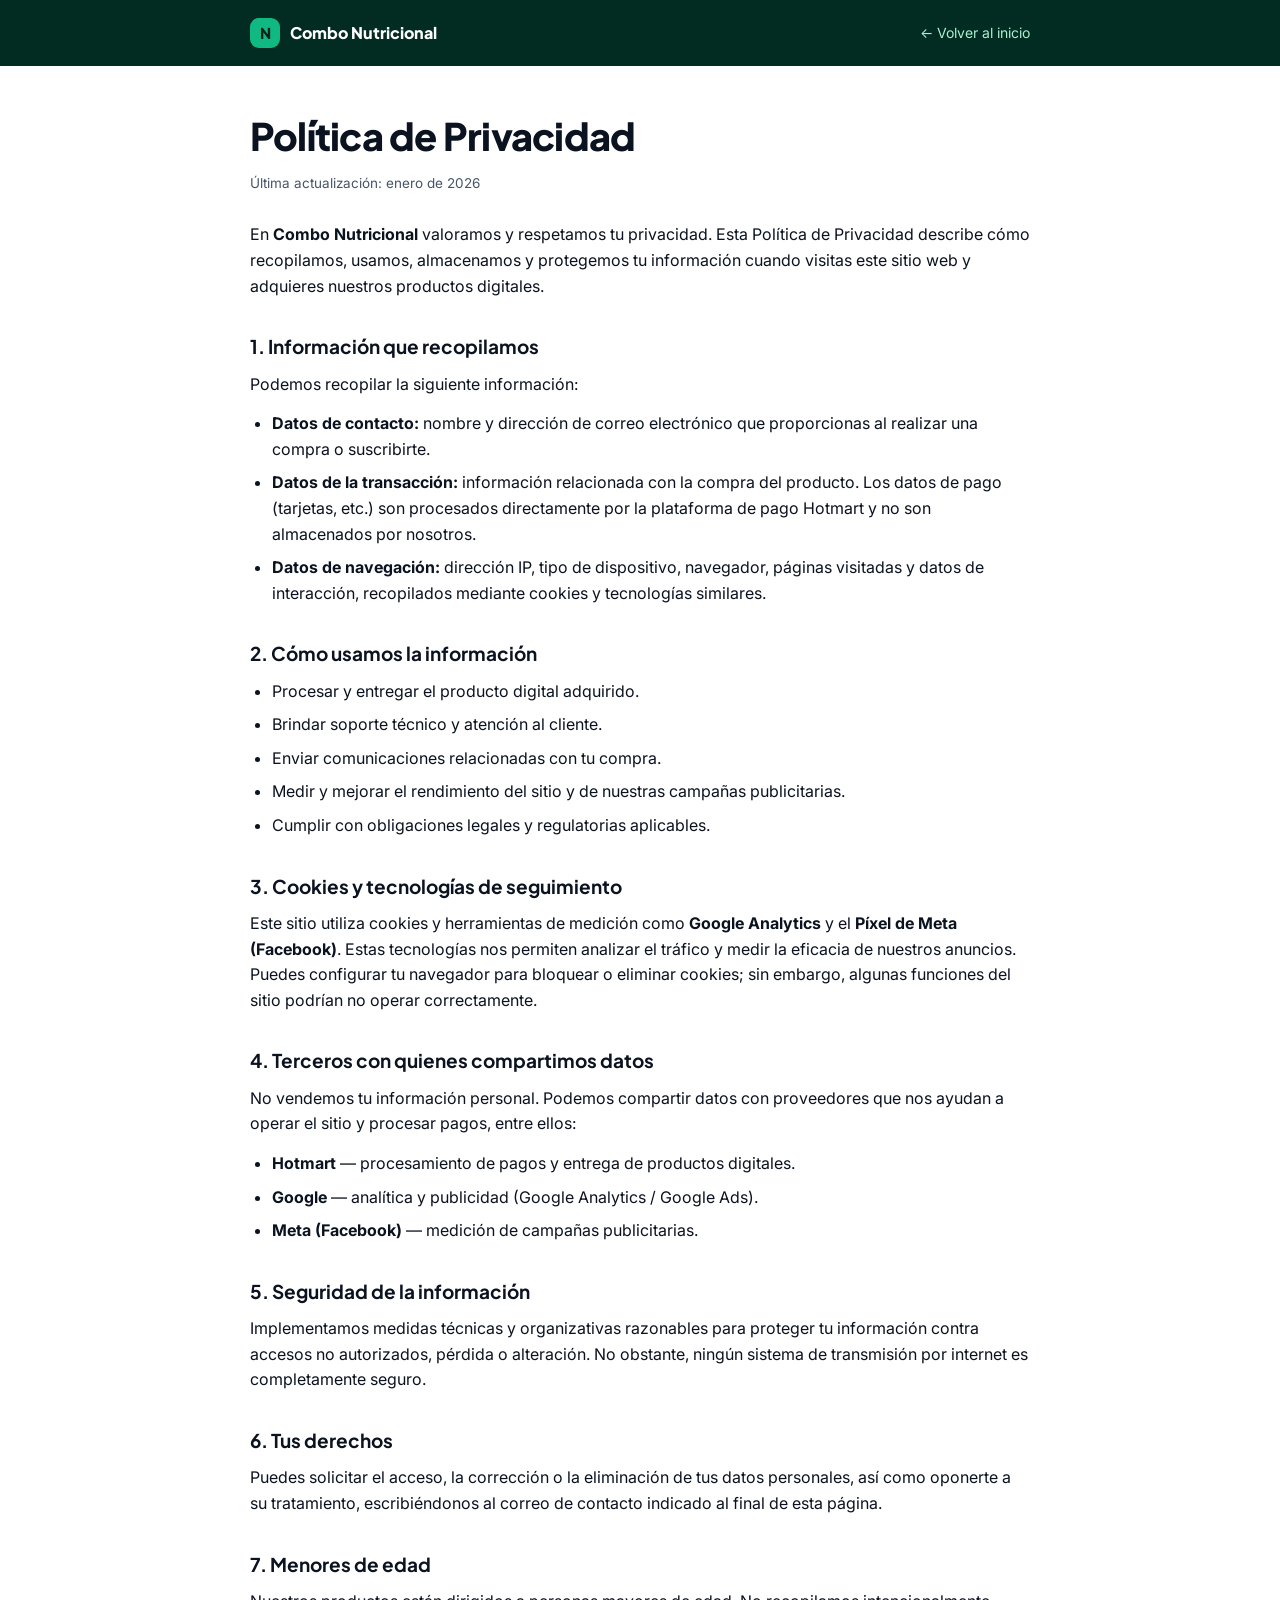
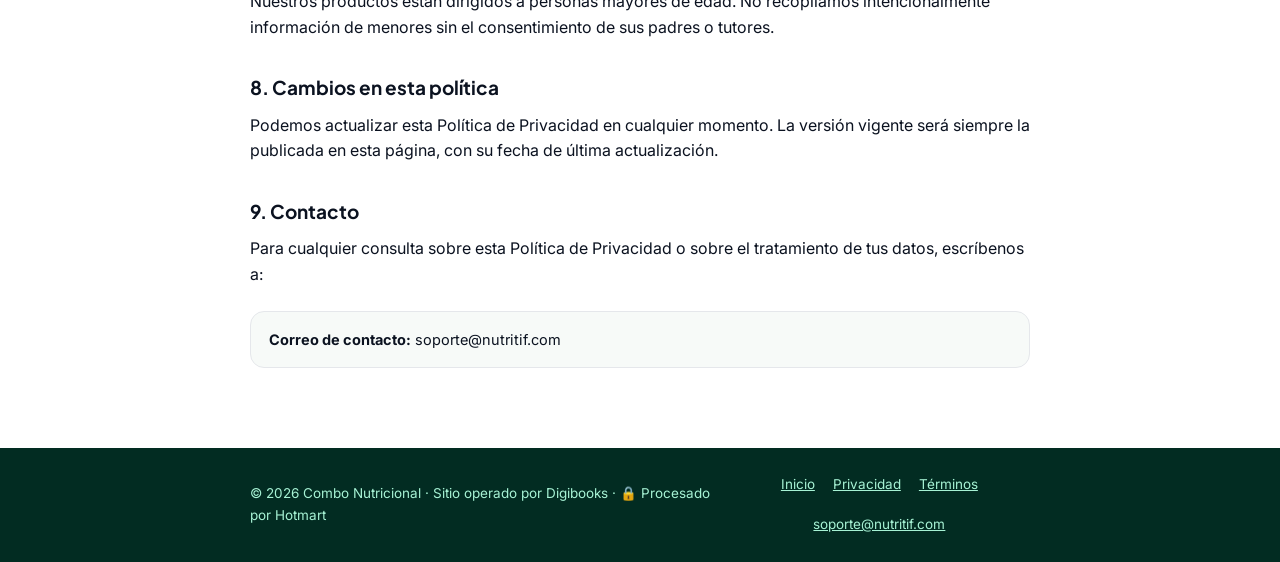
<file: nutrifit/privacidad.html>
<!doctype html>
<html lang="es">
<head>
<meta charset="utf-8" />
<meta name="viewport" content="width=device-width,initial-scale=1,viewport-fit=cover" />
<title>Política de Privacidad · Combo Nutricional</title>
<meta name="description" content="Política de Privacidad del sitio y de los productos digitales Combo Nutricional." />
<meta name="robots" content="index,follow" />
<meta name="theme-color" content="#022C22" />
<link rel="icon" type="image/svg+xml" href="icon-v2.svg" />
<link rel="preconnect" href="https://fonts.googleapis.com" />
<link rel="preconnect" href="https://fonts.gstatic.com" crossorigin />
<link href="https://fonts.googleapis.com/css2?family=Plus+Jakarta+Sans:wght@600;700;800&family=Inter:wght@400;500;600;700&display=swap" rel="stylesheet" />
<style>
:root{
  --bg:#FFFFFF;
  --ink:#0B1220;
  --muted:#475569;
  --line:#E5E7EB;
  --brand:#10B981;
  --brand-3:#047857;
  --radius:14px;
  --font-display:"Plus Jakarta Sans",system-ui,-apple-system,sans-serif;
  --font-body:"Inter",system-ui,-apple-system,sans-serif;
}
*,*::before,*::after{box-sizing:border-box}
body{margin:0;font-family:var(--font-body);color:var(--ink);background:var(--bg);line-height:1.6;font-size:16px;-webkit-font-smoothing:antialiased}
a{color:var(--brand-3)}
.wrap{max-width:820px;margin:0 auto;padding:0 20px}
header.site{background:#022C22;color:#ECFDF5;padding:18px 0}
header.site .wrap{display:flex;align-items:center;justify-content:space-between;gap:16px;flex-wrap:wrap}
.brand{display:flex;align-items:center;gap:10px;font-family:var(--font-display);font-weight:800;color:#fff;text-decoration:none}
.brand-mark{width:30px;height:30px;border-radius:9px;background:#10B981;display:grid;place-items:center;font-size:15px;font-weight:800;color:#04221A}
.back{color:#A7F3D0;font-size:14px;text-decoration:none}
.back:hover{color:#fff}
main{padding:40px 0 56px}
h1{font-family:var(--font-display);font-weight:800;font-size:clamp(26px,5vw,38px);letter-spacing:-.02em;margin:0 0 6px}
.updated{color:var(--muted);font-size:13.5px;margin:0 0 28px}
h2{font-family:var(--font-display);font-weight:700;font-size:19px;margin:32px 0 10px}
p{margin:0 0 14px}
ul{margin:0 0 14px;padding-left:22px}
li{margin-bottom:8px}
.note{background:#F7FAF8;border:1px solid var(--line);border-radius:var(--radius);padding:16px 18px;margin:24px 0;font-size:14.5px}
footer.site{background:#022C22;color:#A7F3D5;padding:26px 0;font-size:13.5px}
footer.site .wrap{display:flex;flex-direction:column;gap:10px;align-items:center;text-align:center}
footer.site a{color:#A7F3D5}
footer.site a:hover{color:#fff}
.legal-links{display:flex;gap:18px;flex-wrap:wrap;justify-content:center}
@media (min-width:640px){
  footer.site .wrap{flex-direction:row;justify-content:space-between;text-align:left}
}
</style>
</head>
<body>

<header class="site">
  <div class="wrap">
    <a href="index.html" class="brand"><span class="brand-mark">N</span> Combo Nutricional</a>
    <a href="index.html" class="back">← Volver al inicio</a>
  </div>
</header>

<main>
  <div class="wrap">
    <h1>Política de Privacidad</h1>
    <p class="updated">Última actualización: enero de 2026</p>

    <p>En <strong>Combo Nutricional</strong> valoramos y respetamos tu privacidad. Esta Política de Privacidad describe cómo recopilamos, usamos, almacenamos y protegemos tu información cuando visitas este sitio web y adquieres nuestros productos digitales.</p>

    <h2>1. Información que recopilamos</h2>
    <p>Podemos recopilar la siguiente información:</p>
    <ul>
      <li><strong>Datos de contacto:</strong> nombre y dirección de correo electrónico que proporcionas al realizar una compra o suscribirte.</li>
      <li><strong>Datos de la transacción:</strong> información relacionada con la compra del producto. Los datos de pago (tarjetas, etc.) son procesados directamente por la plataforma de pago Hotmart y no son almacenados por nosotros.</li>
      <li><strong>Datos de navegación:</strong> dirección IP, tipo de dispositivo, navegador, páginas visitadas y datos de interacción, recopilados mediante cookies y tecnologías similares.</li>
    </ul>

    <h2>2. Cómo usamos la información</h2>
    <ul>
      <li>Procesar y entregar el producto digital adquirido.</li>
      <li>Brindar soporte técnico y atención al cliente.</li>
      <li>Enviar comunicaciones relacionadas con tu compra.</li>
      <li>Medir y mejorar el rendimiento del sitio y de nuestras campañas publicitarias.</li>
      <li>Cumplir con obligaciones legales y regulatorias aplicables.</li>
    </ul>

    <h2>3. Cookies y tecnologías de seguimiento</h2>
    <p>Este sitio utiliza cookies y herramientas de medición como <strong>Google Analytics</strong> y el <strong>Píxel de Meta (Facebook)</strong>. Estas tecnologías nos permiten analizar el tráfico y medir la eficacia de nuestros anuncios. Puedes configurar tu navegador para bloquear o eliminar cookies; sin embargo, algunas funciones del sitio podrían no operar correctamente.</p>

    <h2>4. Terceros con quienes compartimos datos</h2>
    <p>No vendemos tu información personal. Podemos compartir datos con proveedores que nos ayudan a operar el sitio y procesar pagos, entre ellos:</p>
    <ul>
      <li><strong>Hotmart</strong> — procesamiento de pagos y entrega de productos digitales.</li>
      <li><strong>Google</strong> — analítica y publicidad (Google Analytics / Google Ads).</li>
      <li><strong>Meta (Facebook)</strong> — medición de campañas publicitarias.</li>
    </ul>

    <h2>5. Seguridad de la información</h2>
    <p>Implementamos medidas técnicas y organizativas razonables para proteger tu información contra accesos no autorizados, pérdida o alteración. No obstante, ningún sistema de transmisión por internet es completamente seguro.</p>

    <h2>6. Tus derechos</h2>
    <p>Puedes solicitar el acceso, la corrección o la eliminación de tus datos personales, así como oponerte a su tratamiento, escribiéndonos al correo de contacto indicado al final de esta página.</p>

    <h2>7. Menores de edad</h2>
    <p>Nuestros productos están dirigidos a personas mayores de edad. No recopilamos intencionalmente información de menores sin el consentimiento de sus padres o tutores.</p>

    <h2>8. Cambios en esta política</h2>
    <p>Podemos actualizar esta Política de Privacidad en cualquier momento. La versión vigente será siempre la publicada en esta página, con su fecha de última actualización.</p>

    <h2>9. Contacto</h2>
    <p>Para cualquier consulta sobre esta Política de Privacidad o sobre el tratamiento de tus datos, escríbenos a:</p>
    <div class="note">
      <strong>Correo de contacto:</strong> soporte@nutritif.com
    </div>
  </div>
</main>

<footer class="site">
  <div class="wrap">
    <div>© 2026 Combo Nutricional · Sitio operado por Digibooks · 🔒 Procesado por Hotmart</div>
    <nav class="legal-links">
      <a href="index.html">Inicio</a>
      <a href="privacidad.html">Privacidad</a>
      <a href="terminos.html">Términos</a>
      <a href="mailto:soporte@nutritif.com">soporte@nutritif.com</a>
    </nav>
  </div>
</footer>

</body>
</html>
</file>
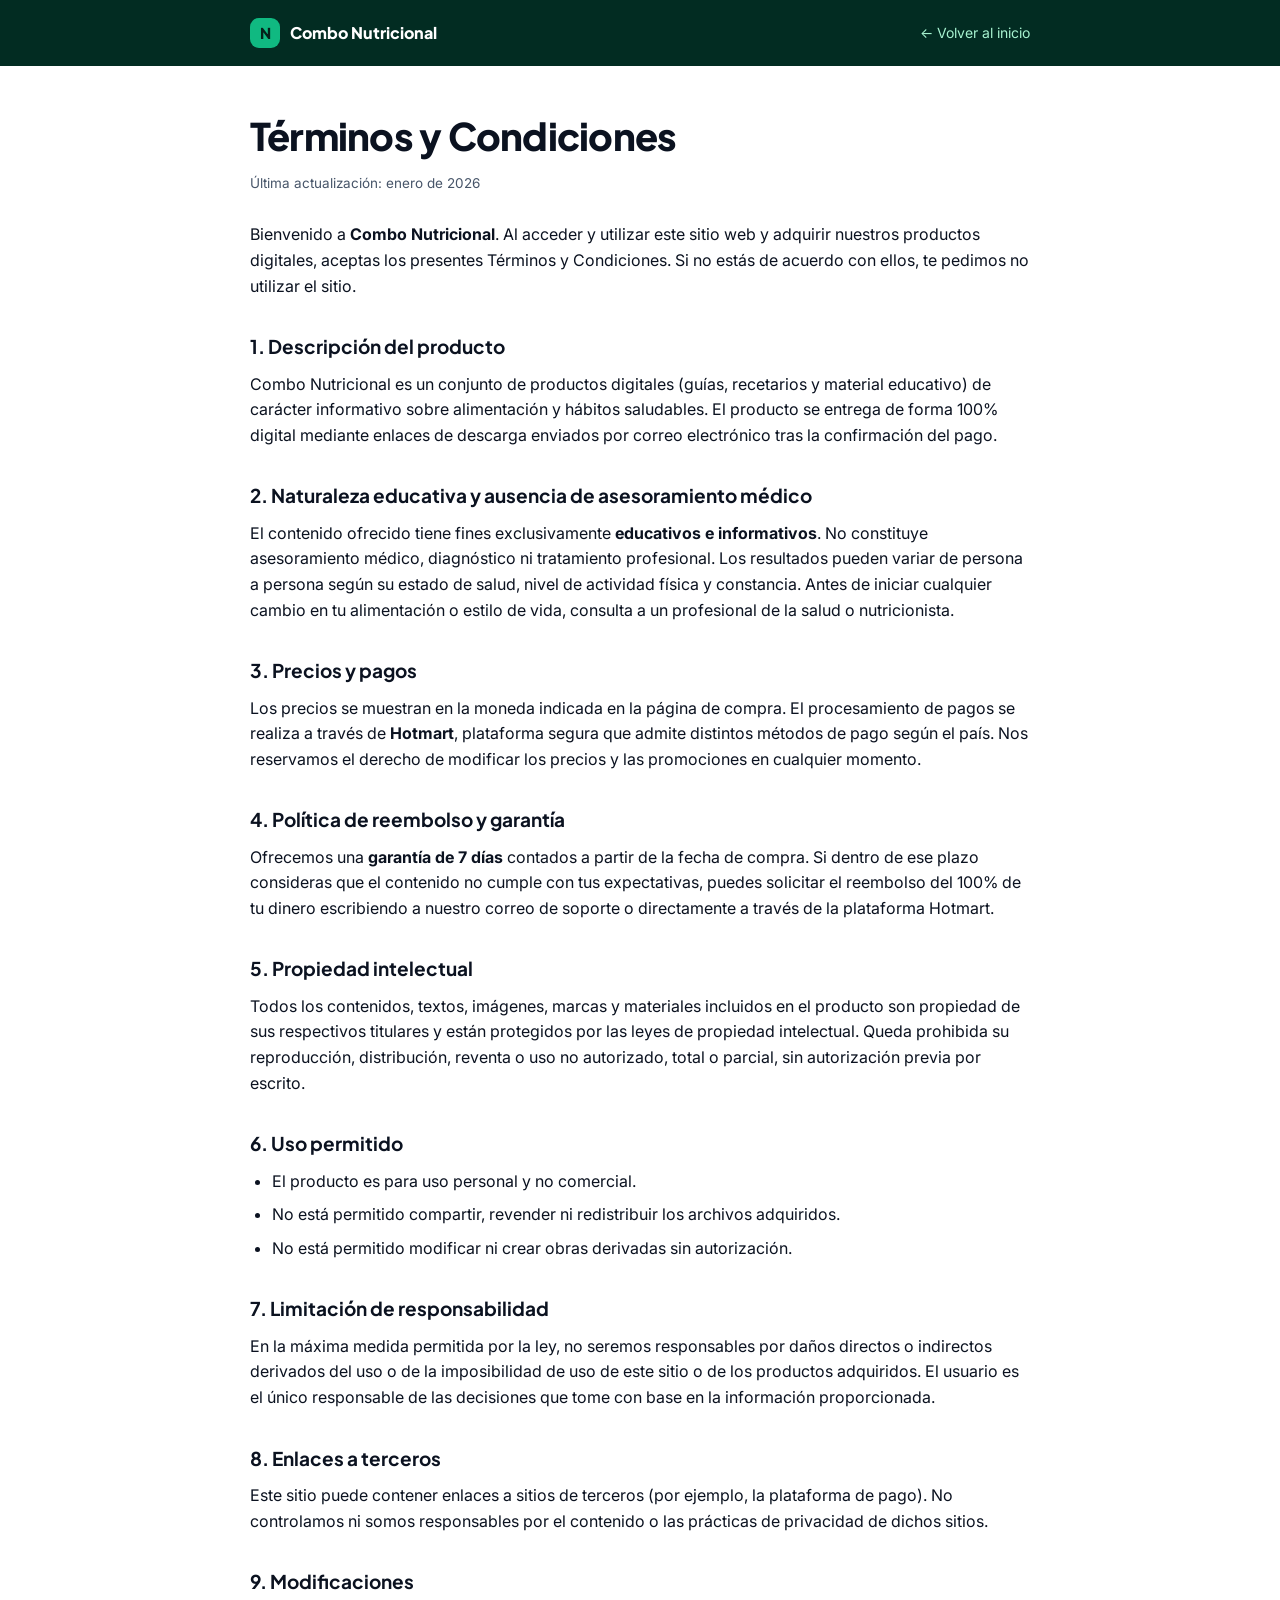
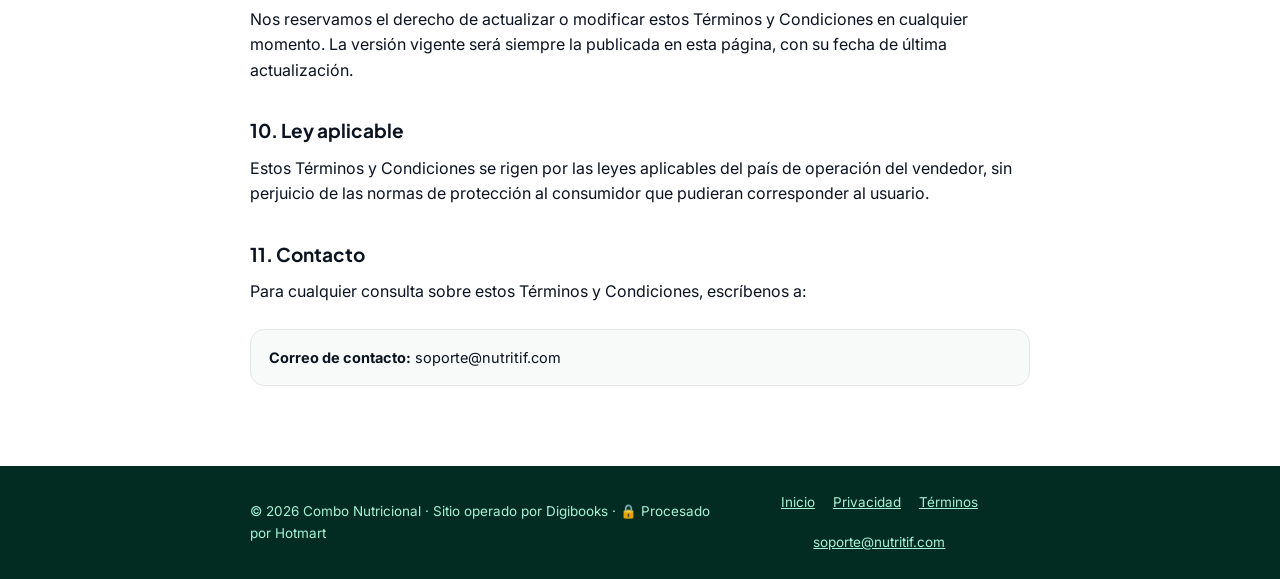
<file: nutrifit/terminos.html>
<!doctype html>
<html lang="es">
<head>
<meta charset="utf-8" />
<meta name="viewport" content="width=device-width,initial-scale=1,viewport-fit=cover" />
<title>Términos y Condiciones · Combo Nutricional</title>
<meta name="description" content="Términos y Condiciones de uso del sitio y de los productos digitales Combo Nutricional." />
<meta name="robots" content="index,follow" />
<meta name="theme-color" content="#022C22" />
<link rel="icon" type="image/svg+xml" href="icon-v2.svg" />
<link rel="preconnect" href="https://fonts.googleapis.com" />
<link rel="preconnect" href="https://fonts.gstatic.com" crossorigin />
<link href="https://fonts.googleapis.com/css2?family=Plus+Jakarta+Sans:wght@600;700;800&family=Inter:wght@400;500;600;700&display=swap" rel="stylesheet" />
<style>
:root{
  --bg:#FFFFFF;
  --ink:#0B1220;
  --muted:#475569;
  --line:#E5E7EB;
  --brand:#10B981;
  --brand-3:#047857;
  --radius:14px;
  --font-display:"Plus Jakarta Sans",system-ui,-apple-system,sans-serif;
  --font-body:"Inter",system-ui,-apple-system,sans-serif;
}
*,*::before,*::after{box-sizing:border-box}
body{margin:0;font-family:var(--font-body);color:var(--ink);background:var(--bg);line-height:1.6;font-size:16px;-webkit-font-smoothing:antialiased}
a{color:var(--brand-3)}
.wrap{max-width:820px;margin:0 auto;padding:0 20px}
header.site{background:#022C22;color:#ECFDF5;padding:18px 0}
header.site .wrap{display:flex;align-items:center;justify-content:space-between;gap:16px;flex-wrap:wrap}
.brand{display:flex;align-items:center;gap:10px;font-family:var(--font-display);font-weight:800;color:#fff;text-decoration:none}
.brand-mark{width:30px;height:30px;border-radius:9px;background:#10B981;display:grid;place-items:center;font-size:15px;font-weight:800;color:#04221A}
.back{color:#A7F3D0;font-size:14px;text-decoration:none}
.back:hover{color:#fff}
main{padding:40px 0 56px}
h1{font-family:var(--font-display);font-weight:800;font-size:clamp(26px,5vw,38px);letter-spacing:-.02em;margin:0 0 6px}
.updated{color:var(--muted);font-size:13.5px;margin:0 0 28px}
h2{font-family:var(--font-display);font-weight:700;font-size:19px;margin:32px 0 10px}
p{margin:0 0 14px}
ul{margin:0 0 14px;padding-left:22px}
li{margin-bottom:8px}
.note{background:#F7FAF8;border:1px solid var(--line);border-radius:var(--radius);padding:16px 18px;margin:24px 0;font-size:14.5px}
footer.site{background:#022C22;color:#A7F3D5;padding:26px 0;font-size:13.5px}
footer.site .wrap{display:flex;flex-direction:column;gap:10px;align-items:center;text-align:center}
footer.site a{color:#A7F3D5}
footer.site a:hover{color:#fff}
.legal-links{display:flex;gap:18px;flex-wrap:wrap;justify-content:center}
@media (min-width:640px){
  footer.site .wrap{flex-direction:row;justify-content:space-between;text-align:left}
}
</style>
</head>
<body>

<header class="site">
  <div class="wrap">
    <a href="index.html" class="brand"><span class="brand-mark">N</span> Combo Nutricional</a>
    <a href="index.html" class="back">← Volver al inicio</a>
  </div>
</header>

<main>
  <div class="wrap">
    <h1>Términos y Condiciones</h1>
    <p class="updated">Última actualización: enero de 2026</p>

    <p>Bienvenido a <strong>Combo Nutricional</strong>. Al acceder y utilizar este sitio web y adquirir nuestros productos digitales, aceptas los presentes Términos y Condiciones. Si no estás de acuerdo con ellos, te pedimos no utilizar el sitio.</p>

    <h2>1. Descripción del producto</h2>
    <p>Combo Nutricional es un conjunto de productos digitales (guías, recetarios y material educativo) de carácter informativo sobre alimentación y hábitos saludables. El producto se entrega de forma 100% digital mediante enlaces de descarga enviados por correo electrónico tras la confirmación del pago.</p>

    <h2>2. Naturaleza educativa y ausencia de asesoramiento médico</h2>
    <p>El contenido ofrecido tiene fines exclusivamente <strong>educativos e informativos</strong>. No constituye asesoramiento médico, diagnóstico ni tratamiento profesional. Los resultados pueden variar de persona a persona según su estado de salud, nivel de actividad física y constancia. Antes de iniciar cualquier cambio en tu alimentación o estilo de vida, consulta a un profesional de la salud o nutricionista.</p>

    <h2>3. Precios y pagos</h2>
    <p>Los precios se muestran en la moneda indicada en la página de compra. El procesamiento de pagos se realiza a través de <strong>Hotmart</strong>, plataforma segura que admite distintos métodos de pago según el país. Nos reservamos el derecho de modificar los precios y las promociones en cualquier momento.</p>

    <h2>4. Política de reembolso y garantía</h2>
    <p>Ofrecemos una <strong>garantía de 7 días</strong> contados a partir de la fecha de compra. Si dentro de ese plazo consideras que el contenido no cumple con tus expectativas, puedes solicitar el reembolso del 100% de tu dinero escribiendo a nuestro correo de soporte o directamente a través de la plataforma Hotmart.</p>

    <h2>5. Propiedad intelectual</h2>
    <p>Todos los contenidos, textos, imágenes, marcas y materiales incluidos en el producto son propiedad de sus respectivos titulares y están protegidos por las leyes de propiedad intelectual. Queda prohibida su reproducción, distribución, reventa o uso no autorizado, total o parcial, sin autorización previa por escrito.</p>

    <h2>6. Uso permitido</h2>
    <ul>
      <li>El producto es para uso personal y no comercial.</li>
      <li>No está permitido compartir, revender ni redistribuir los archivos adquiridos.</li>
      <li>No está permitido modificar ni crear obras derivadas sin autorización.</li>
    </ul>

    <h2>7. Limitación de responsabilidad</h2>
    <p>En la máxima medida permitida por la ley, no seremos responsables por daños directos o indirectos derivados del uso o de la imposibilidad de uso de este sitio o de los productos adquiridos. El usuario es el único responsable de las decisiones que tome con base en la información proporcionada.</p>

    <h2>8. Enlaces a terceros</h2>
    <p>Este sitio puede contener enlaces a sitios de terceros (por ejemplo, la plataforma de pago). No controlamos ni somos responsables por el contenido o las prácticas de privacidad de dichos sitios.</p>

    <h2>9. Modificaciones</h2>
    <p>Nos reservamos el derecho de actualizar o modificar estos Términos y Condiciones en cualquier momento. La versión vigente será siempre la publicada en esta página, con su fecha de última actualización.</p>

    <h2>10. Ley aplicable</h2>
    <p>Estos Términos y Condiciones se rigen por las leyes aplicables del país de operación del vendedor, sin perjuicio de las normas de protección al consumidor que pudieran corresponder al usuario.</p>

    <h2>11. Contacto</h2>
    <p>Para cualquier consulta sobre estos Términos y Condiciones, escríbenos a:</p>
    <div class="note">
      <strong>Correo de contacto:</strong> soporte@nutritif.com
    </div>
  </div>
</main>

<footer class="site">
  <div class="wrap">
    <div>© 2026 Combo Nutricional · Sitio operado por Digibooks · 🔒 Procesado por Hotmart</div>
    <nav class="legal-links">
      <a href="index.html">Inicio</a>
      <a href="privacidad.html">Privacidad</a>
      <a href="terminos.html">Términos</a>
      <a href="mailto:soporte@nutritif.com">soporte@nutritif.com</a>
    </nav>
  </div>
</footer>

</body>
</html>
</file>
